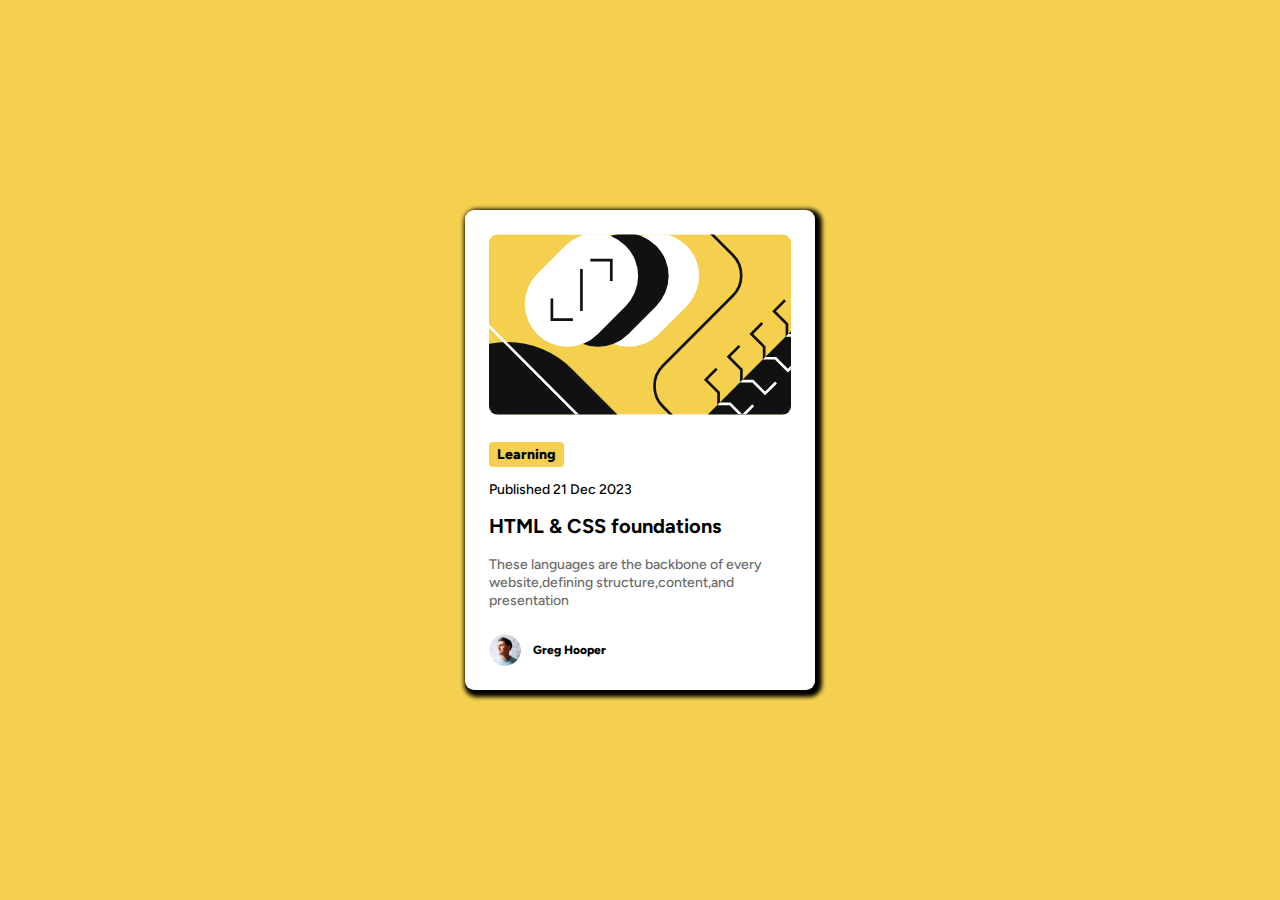
<file: Blog-preview-card/index.html>
<!DOCTYPE html>
<html lang="en">
  <head>
    <meta charset="UTF-8" />
    <meta name="viewport" content="width=device-width, initial-scale=1.0" />
    <meta
      name="description"
      content="Blog preview card challenge in Frontend Mentor"
    />
    <link rel="preconnect" href="https://fonts.gstatic.com" />
    <link
      href="https://fonts.googleapis.com/css2?family=Figtree:wght@400;500;600;800&display=swap"
      rel="stylesheet"
    />
    <link rel="shortcut icon" href="favicon.png" type="image/x-icon" />
    <link rel="stylesheet" href="style.css" />
    <title>Blog Preview Card</title>
  </head>
  <body>
    <div class="preview">
      <div class="preview__img">
        <img src="preview.svg" alt="preview image" />
      </div>
      <div class="preview__text">
        <span class="preview--tag">Learning</span>
        <p class="preview--date">Published 21 Dec 2023</p>
        <h1 class="main-heading">HTML & CSS foundations</h1>
        <p class="preview--text">
          These languages are the backbone of every website,defining
          structure,content,and presentation
        </p>
        <div class="preview__person">
          <img class="person--img" src="image-avatar.webp" alt="person image" />
          <span class="preview__person--name">Greg Hooper</span>
        </div>
      </div>
    </div>
  </body>
</html>
</file>
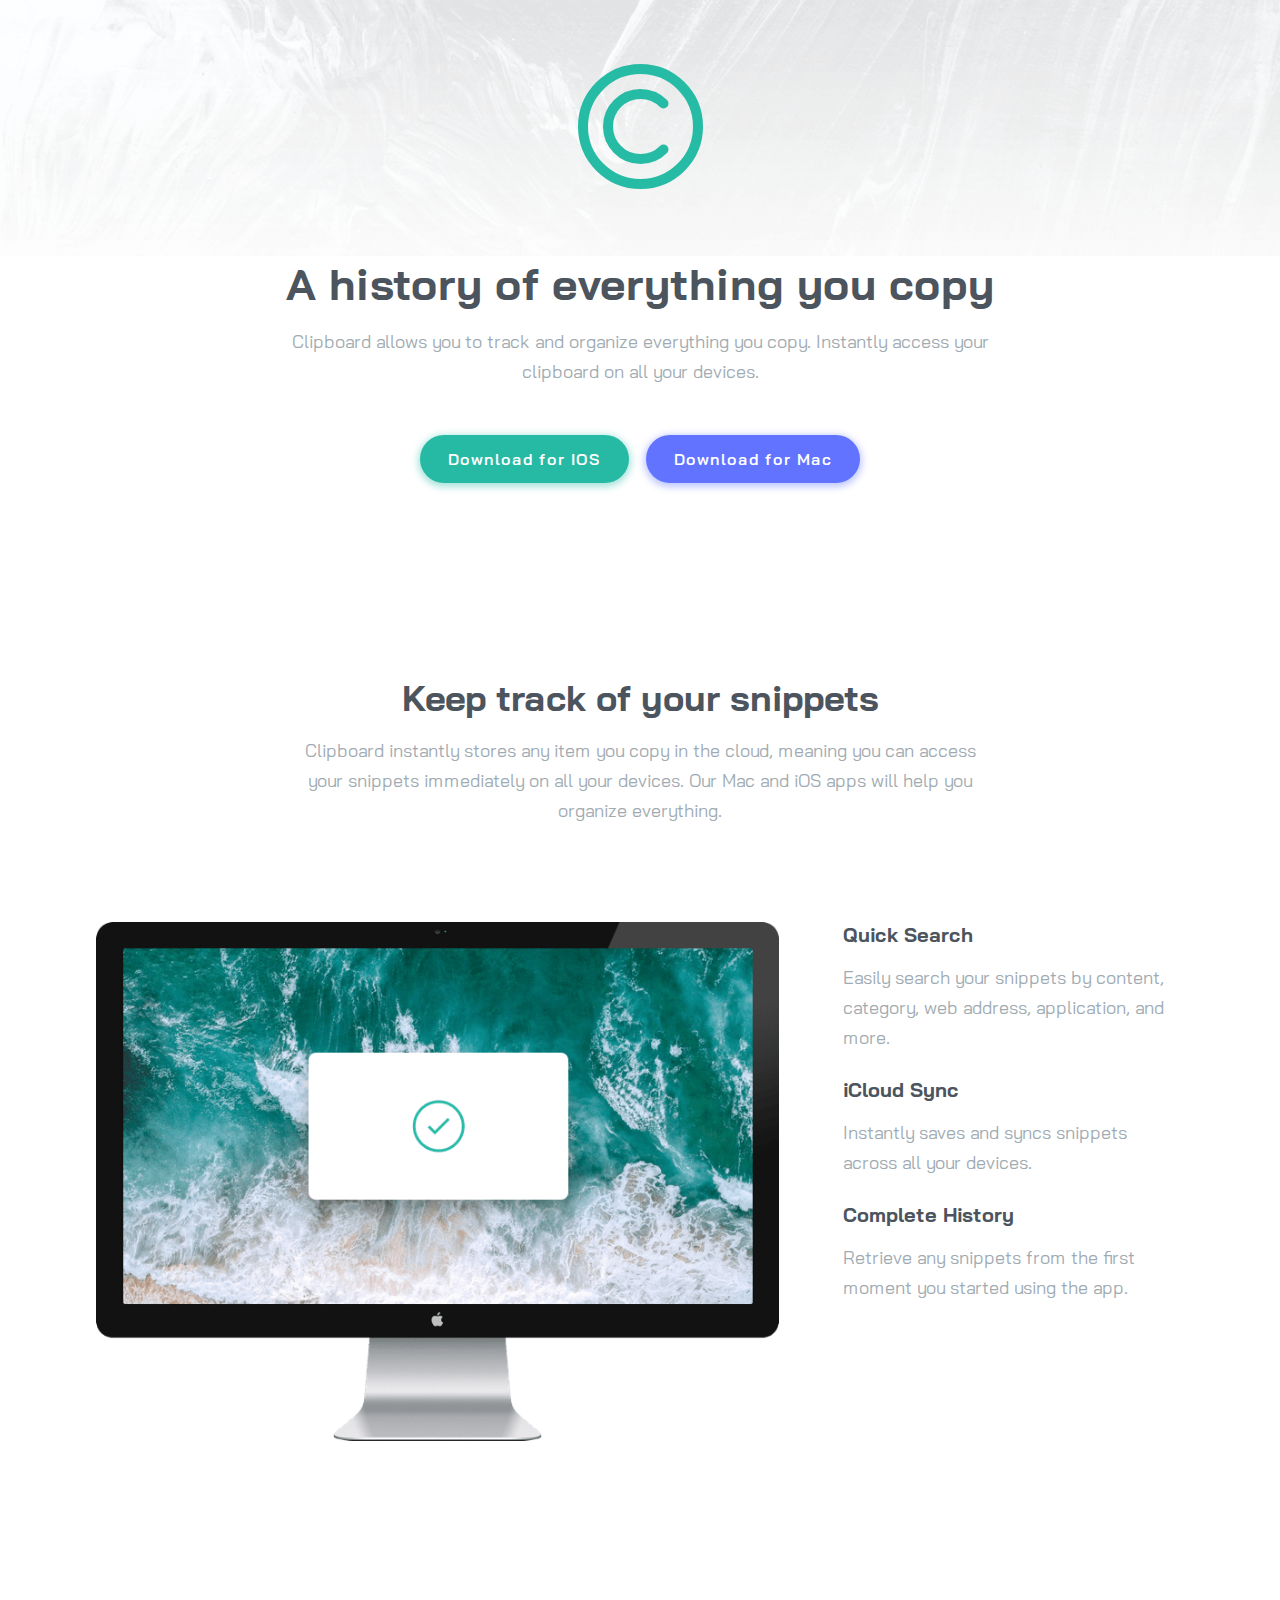
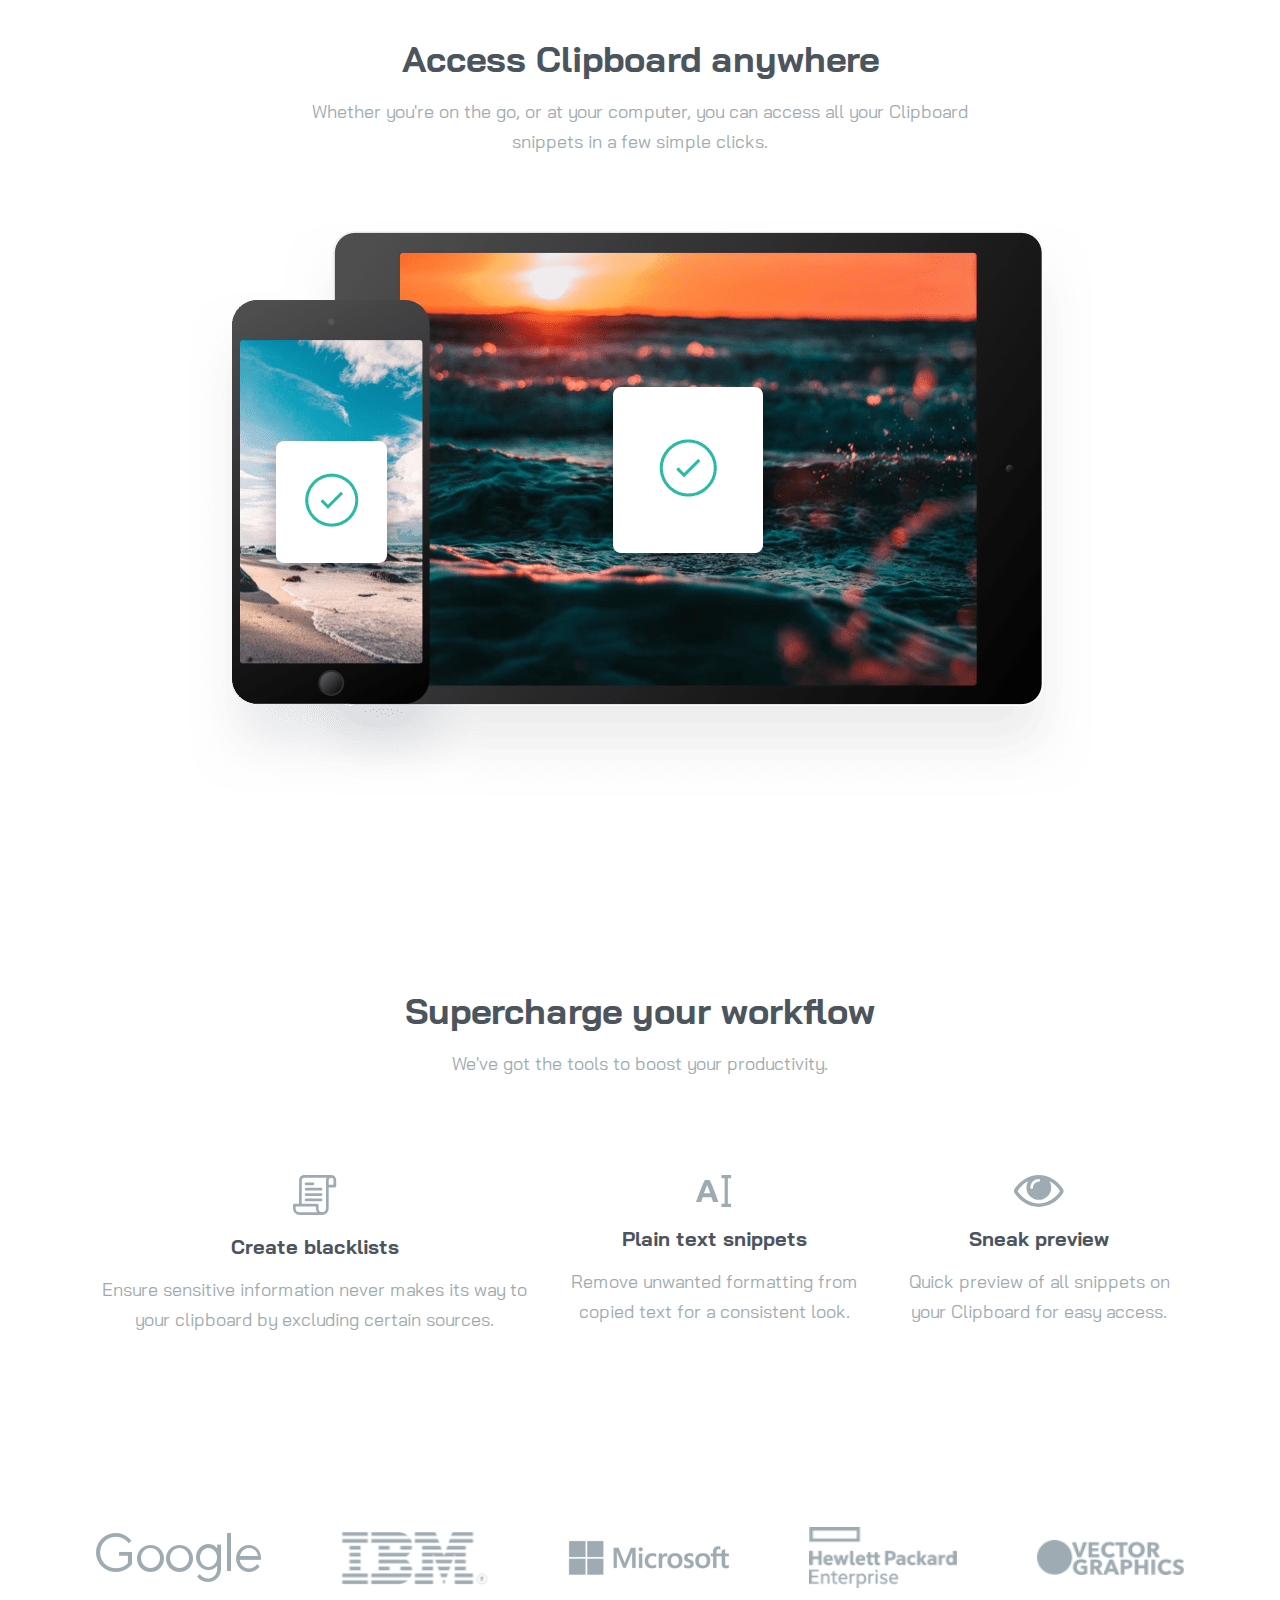
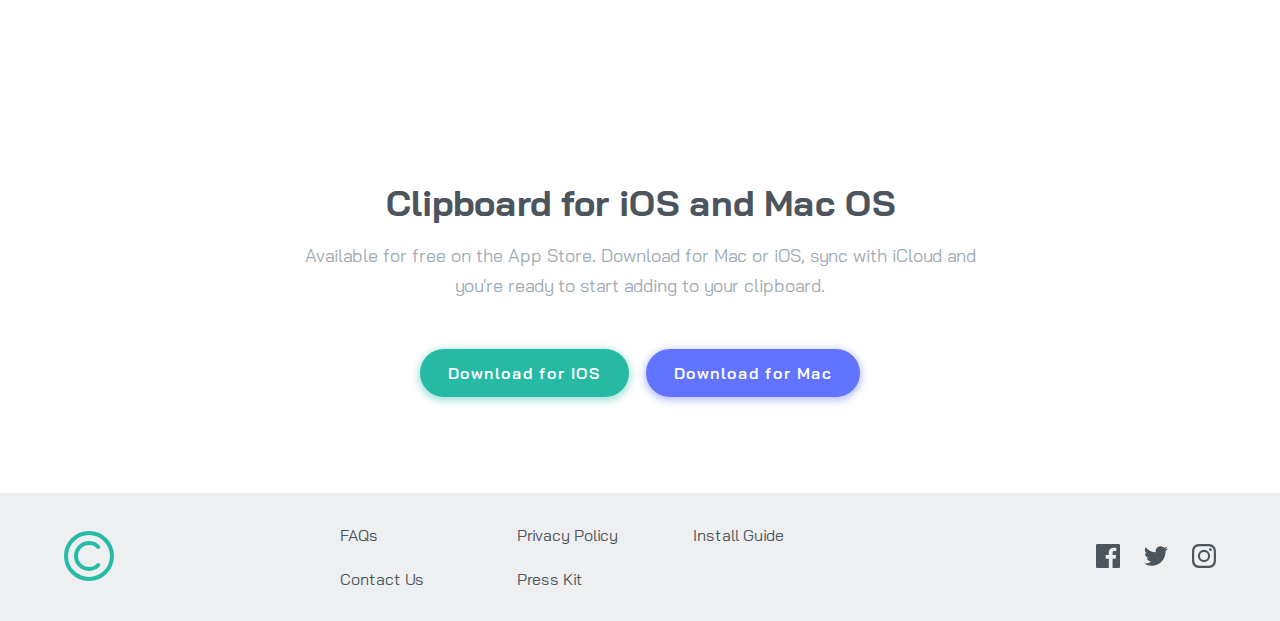
<file: Clipboard-landing-page/index.html>
<!DOCTYPE html>
<html lang="en">
  <head>
    <meta charset="UTF-8" />
    <meta name="viewport" content="width=device-width, initial-scale=1.0" />
    <meta name="description" content="Clipboard " />
    <link
      rel="shortcut icon"
      href="images/favicon-32x32.png"
      type="image/x-icon"
    />
    <link rel="preconnect" href="https://fonts.gstatic.com" />
    <link
      href="https://fonts.googleapis.com/css2?family=Bai+Jamjuree:wght@400;600;700&display=swap"
      rel="stylesheet"
    />
    <link rel="stylesheet" href="css/style.css" />
    <link rel="stylesheet" href="css/query.css" />
    <title>Clipboard Landing Page</title>
  </head>
  <body>
    <header class="header">
      <div class="header__logo">
        <a href="#">
          <img
            src="images/logo.svg"
            alt="clipboard page logo(capital c with inside circle)"
          />
        </a>
      </div>
    </header>

    <section class="section__hero contanier">
      <div class="hero__content">
        <h1 class="heading-primary">A history of everything you copy</h1>
        <p class="heading-tertiary">
          Clipboard allows you to track and organize everything you copy.
          Instantly access your clipboard on all your devices.
        </p>
      </div>
      <div class="btns">
        <button class="btn btn__cta--ios">Download for IOS</button>
        <button class="btn btn__cta--mac">Download for Mac</button>
      </div>
    </section>

    <section class="section__features">
      <div class="features__text contanier">
        <h2 class="heading-secondary">Keep track of your snippets</h2>
        <p class="heading-tertiary">
          Clipboard instantly stores any item you copy in the cloud, meaning you
          can access your snippets immediately on all your devices. Our Mac and
          iOS apps will help you organize everything.
        </p>
      </div>
      <div class="features_types sub-container">
        <div class="features__img">
          <img
            src="images/image-computer.png"
            alt="Computer device with verified mark on screen"
          />
        </div>
        <div class="features">
          <div class="feature--1">
            <h3 class="heading-third">Quick Search</h3>
            <p class="heading-tertiary">
              Easily search your snippets by content, category, web address,
              application, and more.
            </p>
          </div>
          <div class="feature--2">
            <h3 class="heading-third">iCloud Sync</h3>
            <p class="heading-tertiary">
              Instantly saves and syncs snippets across all your devices.
            </p>
          </div>
          <div class="feature--3">
            <h3 class="heading-third">Complete History</h3>
            <p class="heading-tertiary">
              Retrieve any snippets from the first moment you started using the
              app.
            </p>
          </div>
        </div>
      </div>
    </section>
    <section class="section__access contanier">
      <div class="access__text">
        <h2 class="heading-secondary">Access Clipboard anywhere</h2>
        <p class="heading-tertiary">
          Whether you&apos;re on the go, or at your computer, you can access all
          your Clipboard snippets in a few simple clicks.
        </p>
      </div>
      <div class="access__img">
        <img
          src="images/image-devices.png"
          alt="Mobile and computer device with verified mark"
        />
      </div>
    </section>
    <section class="section__workflow">
      <div class="workflow__text contanier">
        <h2 class="heading-secondary">Supercharge your workflow</h2>
        <p class="heading-tertiary">
          We&apos;ve got the tools to boost your productivity.
        </p>
      </div>
      <div class="workflows sub-container">
        <div class="workflow">
          <div class="workflow-img">
            <img src="images/icon-blacklist.svg" alt="baclist icon" />
          </div>
          <div class="workflow-text">
            <h3 class="heading-third">Create blacklists</h3>
            <p class="heading-tertiary">
              Ensure sensitive information never makes its way to your clipboard
              by excluding certain sources.
            </p>
          </div>
        </div>
        <div class="workflow">
          <div class="workflow-img">
            <img src="images/icon-text.svg" alt="text icon" />
          </div>
          <div class="workflow-text">
            <h3 class="heading-third">Plain text snippets</h3>
            <p class="heading-tertiary">
              Remove unwanted formatting from copied text for a consistent look.
            </p>
          </div>
        </div>
        <div class="workflow">
          <div class="workflow-img">
            <img src="images/icon-preview.svg" alt="preview icon" />
          </div>
          <div class="workflow-text">
            <h3 class="heading-third">Sneak preview</h3>
            <p class="heading-tertiary">
              Quick preview of all snippets on your Clipboard for easy access.
            </p>
          </div>
        </div>
      </div>
    </section>
    <section class="section__logos sub-container">
      <img src="images/logo-google.png" alt="Google logo" />
      <img src="images/logo-ibm.png" alt="IBM logo" />
      <img src="images/logo-microsoft.png" alt="Microsoft logo" />
      <img src="images/logo-hp.png" alt="HP logo" />
      <img src="images/logo-vector-graphics.png" alt="Vector graphics logo" />
    </section>
    <section class="section__cta contanier">
      <div class="hero__content">
        <h1 class="heading-secondary">Clipboard for iOS and Mac OS</h1>
        <p class="heading-tertiary">
          Available for free on the App Store. Download for Mac or iOS, sync
          with iCloud and you&apos;re ready to start adding to your clipboard.
        </p>
      </div>
      <div class="btns">
        <button class="btn btn__cta--ios">Download for IOS</button>
        <button class="btn btn__cta--mac">Download for Mac</button>
      </div>
    </section>
  </body>
  <footer class="footer">
    <div class="footer__content sub-container">
      <div class="footer__logo">
        <a href="#">
          <img src="images/logo.svg" alt="clipboard logo" />
        </a>
      </div>
      <div class="footer__text">
        <ul class="list__text">
          <li class="text-item"><a class="link" href="#">FAQs</a></li>
          <li class="text-item">
            <a class="link" class="link" href="#">Privacy Policy</a>
          </li>
          <li class="text-item"><a class="link" href="#">Install Guide</a></li>
          <li class="text-item"><a class="link" href="#">Contact Us</a></li>
          <li class="text-item"><a class="link" href="#">Press Kit</a></li>
        </ul>
      </div>
      <div class="footer__links">
        <ul class="list__links">
          <li>
            <a class="link" href="#"
              ><img src="images/icon-facebook.svg" alt="facebook logo"
            /></a>
          </li>
          <li>
            <a class="link" href="#"
              ><img src="images/icon-twitter.svg" alt="Twitter logo"
            /></a>
          </li>
          <li>
            <a class="link" href="#"
              ><img src="images/icon-instagram.svg" alt="Instagram logo"
            /></a>
          </li>
        </ul>
      </div>
    </div>
  </footer>
</html>
</file>
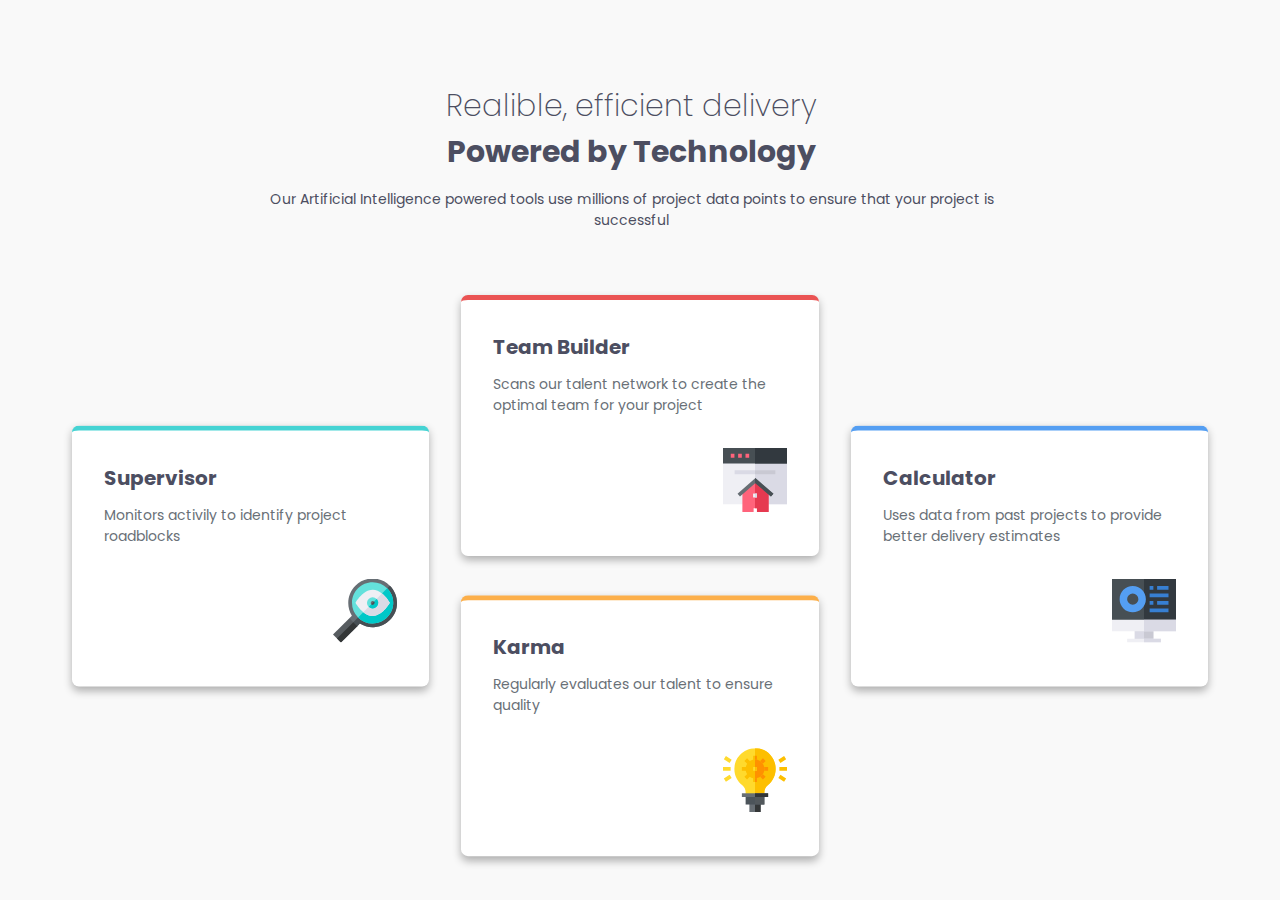
<file: Four-card-feature/index.htm>
<!DOCTYPE html>
<html lang="en">
  <head>
    <meta charset="UTF-8" />
    <meta name="viewport" content="width=device-width, initial-scale=1.0" />
    <meta
      name="description"
      content="Four card feature section solution of challenge in Frontend Mentor"
    />
    <link rel="preconnect" href="https://fonts.gstatic.com" />
    <link
      href="https://fonts.googleapis.com/css2?family=Poppins:wght@200;400;600&display=swap"
      rel="stylesheet"
    />
    <link rel="stylesheet" href="css/style.css" />
    <link rel="stylesheet" href="css/query.css" />
    <link
      rel="shortcut icon"
      href="images/favicon-32x32.png"
      type="image/x-icon"
    />
    <title>Four Card Feature</title>
  </head>
  <body>
    <section class="section__four-card-feature">
      <div class="section__text-box">
        <h1 class="heading-primary heading-primary--unbold">
          Realible, efficient delivery
        </h1>
        <h1 class="heading-primary">Powered by Technology</h1>
        <p class="section__text-description">
          Our Artificial Intelligence powered tools use millions of project data
          points to ensure that your project is successful
        </p>
      </div>
      <div class="section__feature section__feature--1">
        <h2 class="heading-secondary">Supervisor</h2>
        <h3 class="heading-tertiary">
          Monitors activily to identify project roadblocks
        </h3>
        <img src="images/icon-supervisor.svg" alt="Search icon" class="icon" />
      </div>
      <div></div>
      <div class="section__feature section__feature--2">
        <h2 class="heading-secondary">Team Builder</h2>
        <h3 class="heading-tertiary">
          Scans our talent network to create the optimal team for your project
        </h3>
        <img
          src="images/icon-team-builder.svg"
          alt="Search icon"
          class="icon"
        />
      </div>
      <div></div>

      <div class="section__feature section__feature--3">
        <h2 class="heading-secondary">Karma</h2>
        <h3 class="heading-tertiary">
          Regularly evaluates our talent to ensure quality
        </h3>
        <img src="images/icon-karma.svg" alt="Search icon" class="icon" />
      </div>
      <div></div>

      <div class="section__feature section__feature--4">
        <h2 class="heading-secondary">Calculator</h2>
        <h3 class="heading-tertiary">
          Uses data from past projects to provide better delivery estimates
        </h3>
        <img src="images/icon-calculator.svg" alt="Search icon" class="icon" />
      </div>
    </section>
  </body>
</html>
</file>
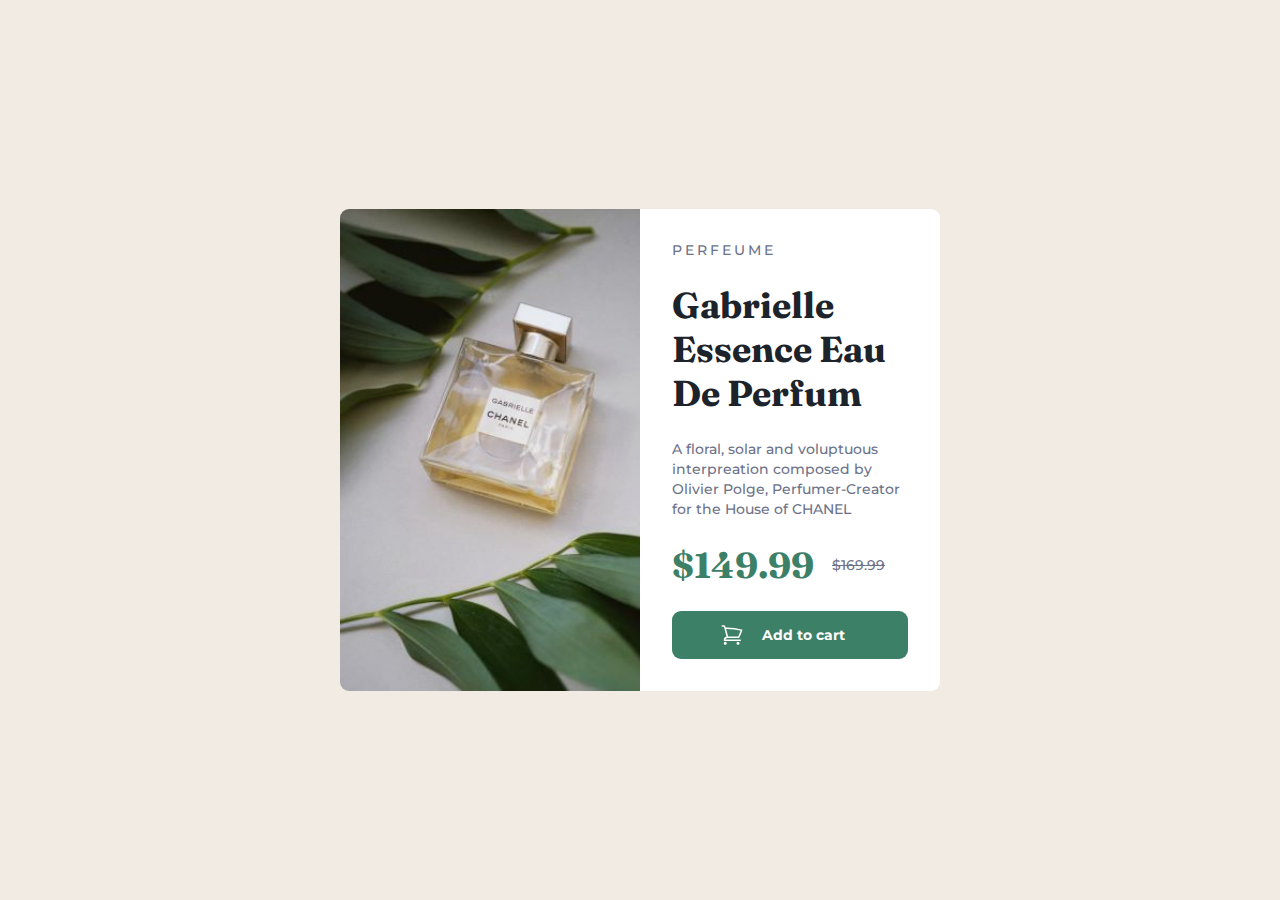
<file: Product-preview-card/index.html>
<!DOCTYPE html>
<html lang="en">
  <head>
    <meta charset="UTF-8" />
    <meta name="viewport" content="width=device-width, initial-scale=1.0" />
    <meta
      name="description"
      content="Product preview card solution of challenge #5 in Frontend Mentor"
    />
    <link rel="preconnect" href="https://fonts.gstatic.com" />
    <link
      href="https://fonts.googleapis.com/css2?family=Montserrat:wght@500;600;700&display=swap"
      rel="stylesheet"
    />
    <link rel="preconnect" href="https://fonts.gstatic.com" />
    <link
      href="https://fonts.googleapis.com/css2?family=Fraunces:wght@500;600;700&display=swap"
      rel="stylesheet"
    />
    <link rel="stylesheet" href="css/style.css" />
    <link rel="stylesheet" href="css/query.css" />
    <link
      rel="shortcut icon"
      href="images/favicon-32x32.png"
      type="image/x-icon"
    />
    <title>Product Preview Card</title>
  </head>
  <body>
    <div class="product-preview-card">
      <div
        class="product__img"
        aria-label="Gabrielle essence perfum photo"
        role="img"
      ></div>
      <div class="product__text">
        <p class="product__type">Perfeume</p>
        <h1 class="product__name">Gabrielle Essence Eau De Perfum</h1>
        <p class="product__description">
          A floral, solar and voluptuous interpreation composed by Olivier
          Polge, Perfumer-Creator for the House of CHANEL
        </p>
        <div class="product__price">
          <p class="current--price">$149.99</p>
          <del class="old--price">$169.99</del>
        </div>
        <button class="btn__cart">
          <svg
            xmlns="http://www.w3.org/2000/svg"
            fill="none"
            viewBox="0 0 24 24"
            stroke-width="1.5"
            stroke="currentColor"
            class="icon-cart"
          >
            <path
              stroke-linecap="round"
              stroke-linejoin="round"
              d="M2.25 3h1.386c.51 0 .955.343 1.087.835l.383 1.437M7.5 14.25a3 3 0 0 0-3 3h15.75m-12.75-3h11.218c1.121-2.3 2.1-4.684 2.924-7.138a60.114 60.114 0 0 0-16.536-1.84M7.5 14.25 5.106 5.272M6 20.25a.75.75 0 1 1-1.5 0 .75.75 0 0 1 1.5 0Zm12.75 0a.75.75 0 1 1-1.5 0 .75.75 0 0 1 1.5 0Z"
            />
          </svg>
          <span>Add to cart</span>
        </button>
      </div>
    </div>
  </body>
</html>
</file>
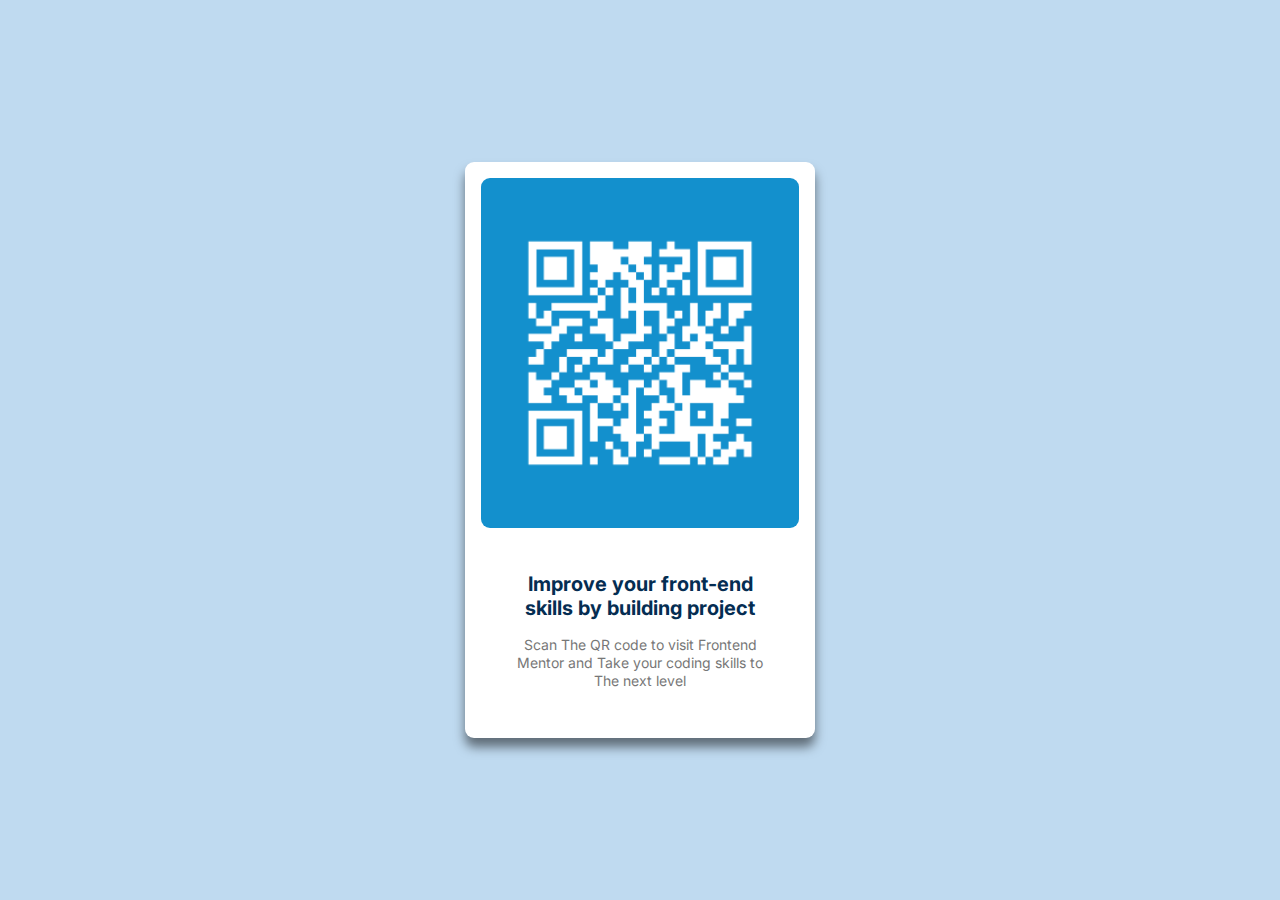
<file: QR-code-component/index.html>
<!DOCTYPE html>
<html lang="en">
  <head>
    <meta charset="UTF-8" />
    <meta name="viewport" content="width=device-width, initial-scale=1.0" />
    <meta
      name="description"
      content="QR-code solution for challenge  in frontend mentor"
    />
    <title>QR Code Component</title>
    <link rel="preconnect" href="https://fonts.gstatic.com" />
    <link
      href="https://fonts.googleapis.com/css2?family=Inter:wght@400;500;600;700&display=swap"
      rel="stylesheet"
    />
    <link rel="stylesheet" href="style.css" />
    <link rel="shortcut icon" href="favicon.png" type="image/x-icon" />
  </head>
  <body>
    <div class="qr-container">
      <dic class="img-qr-code">
        <img src="qr-code.png" alt="QR-code image" />
      </dic>
      <div class="qr-text">
        <p class="main-text">
          Improve your front-end skills by building project
        </p>
        <p class="secondary-text">
          Scan The QR code to visit Frontend Mentor and Take your coding skills
          to The next level
        </p>
      </div>
    </div>
  </body>
</html>
</file>
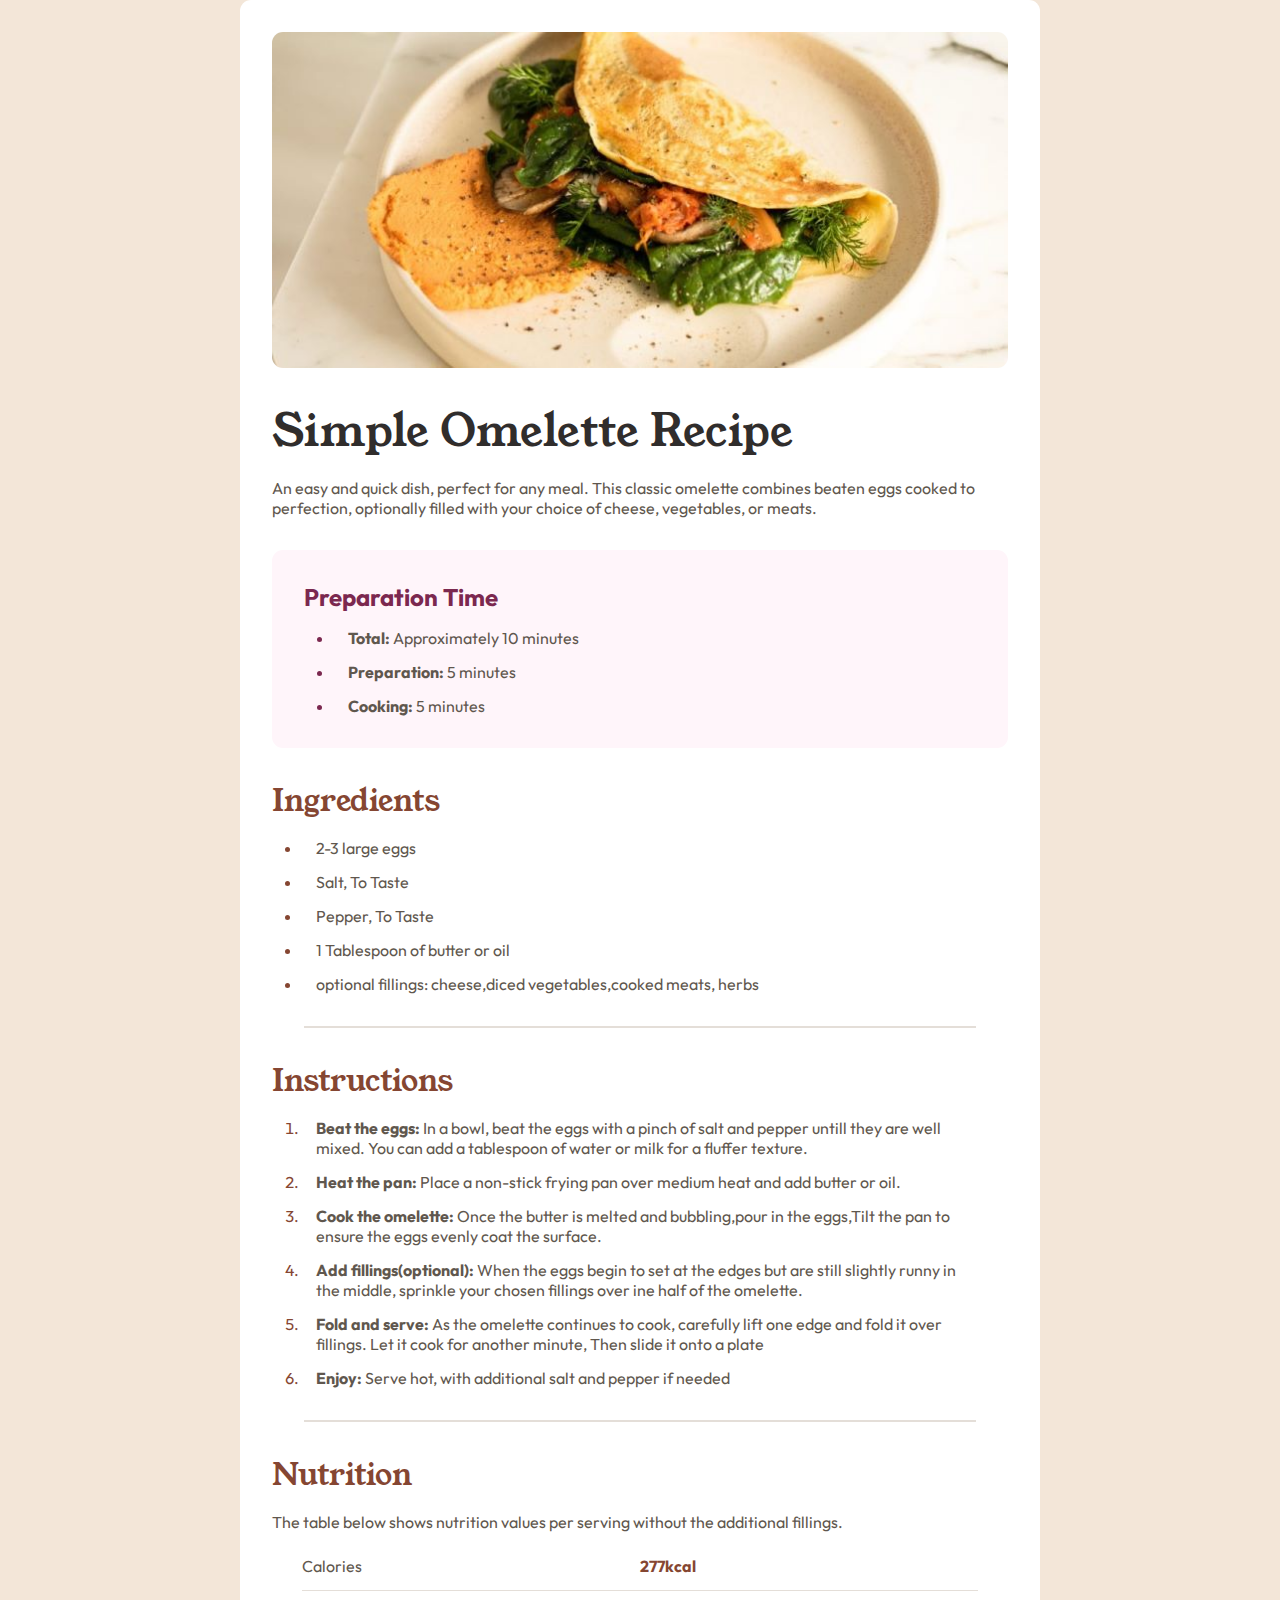
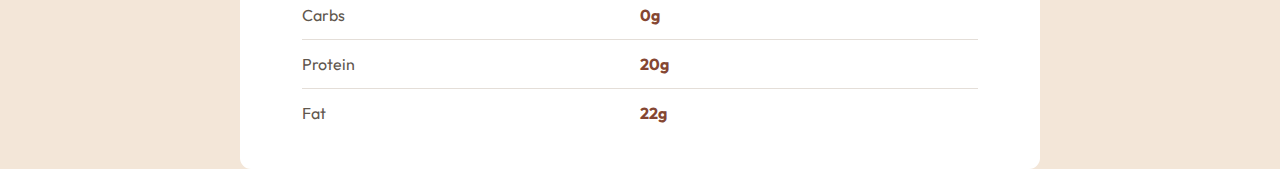
<file: Recipe-page/index.html>
<!DOCTYPE html>
<html lang="en">
  <head>
    <meta charset="UTF-8" />
    <meta name="viewport" content="width=device-width, initial-scale=1.0" />
    <meta
      name="description"
      content="Recipe Page solution of challenge #4 in Frontend Mentor"
    />
    <link
      rel="shortcut icon"
      href="images/favicon-32x32.png"
      type="image/x-icon"
    />
    <link rel="preconnect" href="https://fonts.gstatic.com" />
    <link
      href="https://fonts.googleapis.com/css2?family=Young+Serif:wght@400;500;600;700&display=swap"
      rel="stylesheet"
    />
    <link rel="preconnect" href="https://fonts.gstatic.com" />
    <link
      href="https://fonts.googleapis.com/css2?family=Outfit:wght@400;500;600;700&display=swap"
      rel="stylesheet"
    />
    <link rel="stylesheet" href="css/style.css" />
    <link rel="stylesheet" href="css/query.css" />
    <title>Recipe Page</title>
  </head>
  <body>
    <div class="recipe">
      <section class="section--main">
        <div class="recipe__img">
          <img src="images/image-omelette.jpg" alt="Plate of omelette" />
        </div>
        <h2 class="heading-primary">Simple Omelette Recipe</h2>
        <p class="recipe__description">
          An easy and quick dish, perfect for any meal. This classic omelette
          combines beaten eggs cooked to perfection, optionally filled with your
          choice of cheese, vegetables, or meats.
        </p>
        <div class="preparation--time">
          <h3 class="heading-tertiary">Preparation Time</h3>
          <ul class="list list__time">
            <li class="item item__time">
              <strong>Total:</strong> Approximately 10 minutes
            </li>
            <li class="item item__time">
              <strong>Preparation:</strong> 5 minutes
            </li>
            <li class="item item__time"><strong>Cooking:</strong> 5 minutes</li>
          </ul>
        </div>
      </section>
      <section class="section--ingredients">
        <h2 class="heading-secondary">Ingredients</h2>
        <ul class="list list__ingredients">
          <li class="item item__ingredient">2-3 large eggs</li>
          <li class="item item__ingredient">Salt, To Taste</li>
          <li class="item item__ingredient">Pepper, To Taste</li>
          <li class="item item__ingredient">1 Tablespoon of butter or oil</li>
          <li class="item item__ingredient">
            optional fillings: cheese,diced vegetables,cooked meats, herbs
          </li>
        </ul>
      </section>
      <hr />
      <section class="section--instructions">
        <h2 class="heading-secondary">Instructions</h2>
        <ol class="list list__instructions">
          <li class="item item__instruction">
            <strong>Beat the eggs: </strong>In a bowl, beat the eggs with a
            pinch of salt and pepper untill they are well mixed. You can add a
            tablespoon of water or milk for a fluffer texture.
          </li>
          <li class="item item__instruction">
            <strong>Heat the pan: </strong>Place a non-stick frying pan over
            medium heat and add butter or oil.
          </li>
          <li class="item item__instruction">
            <strong>Cook the omelette: </strong> Once the butter is melted and
            bubbling,pour in the eggs,Tilt the pan to ensure the eggs evenly
            coat the surface.
          </li>
          <li class="item item__instruction">
            <strong>Add fillings(optional): </strong>When the eggs begin to set
            at the edges but are still slightly runny in the middle, sprinkle
            your chosen fillings over ine half of the omelette.
          </li>
          <li class="item item__instruction">
            <strong>Fold and serve: </strong>As the omelette continues to cook,
            carefully lift one edge and fold it over fillings. Let it cook for
            another minute, Then slide it onto a plate
          </li>
          <li class="item item__instruction">
            <strong>Enjoy: </strong>Serve hot, with additional salt and pepper
            if needed
          </li>
        </ol>
      </section>
      <hr />
      <section class="section--nutrition">
        <h2 class="heading-secondary">Nutrition</h2>
        <p class="table__title">
          The table below shows nutrition values per serving without the
          additional fillings.
        </p>
        <div class="nutrition__table">
          <div class="nutrition__row">
            <span class="nutrition__title">Calories</span>
            <span class="nutrition__value">277kcal</span>
          </div>
          <div class="nutrition__row">
            <span class="nutrition__title">Carbs</span>
            <span class="nutrition__value">0g</span>
          </div>
          <div class="nutrition__row">
            <span class="nutrition__title">Protein</span>
            <span class="nutrition__value">20g</span>
          </div>
          <div class="nutrition__row">
            <span class="nutrition__title">Fat</span>
            <span class="nutrition__value">22g</span>
          </div>
        </div>
      </section>
    </div>
  </body>
</html>
</file>
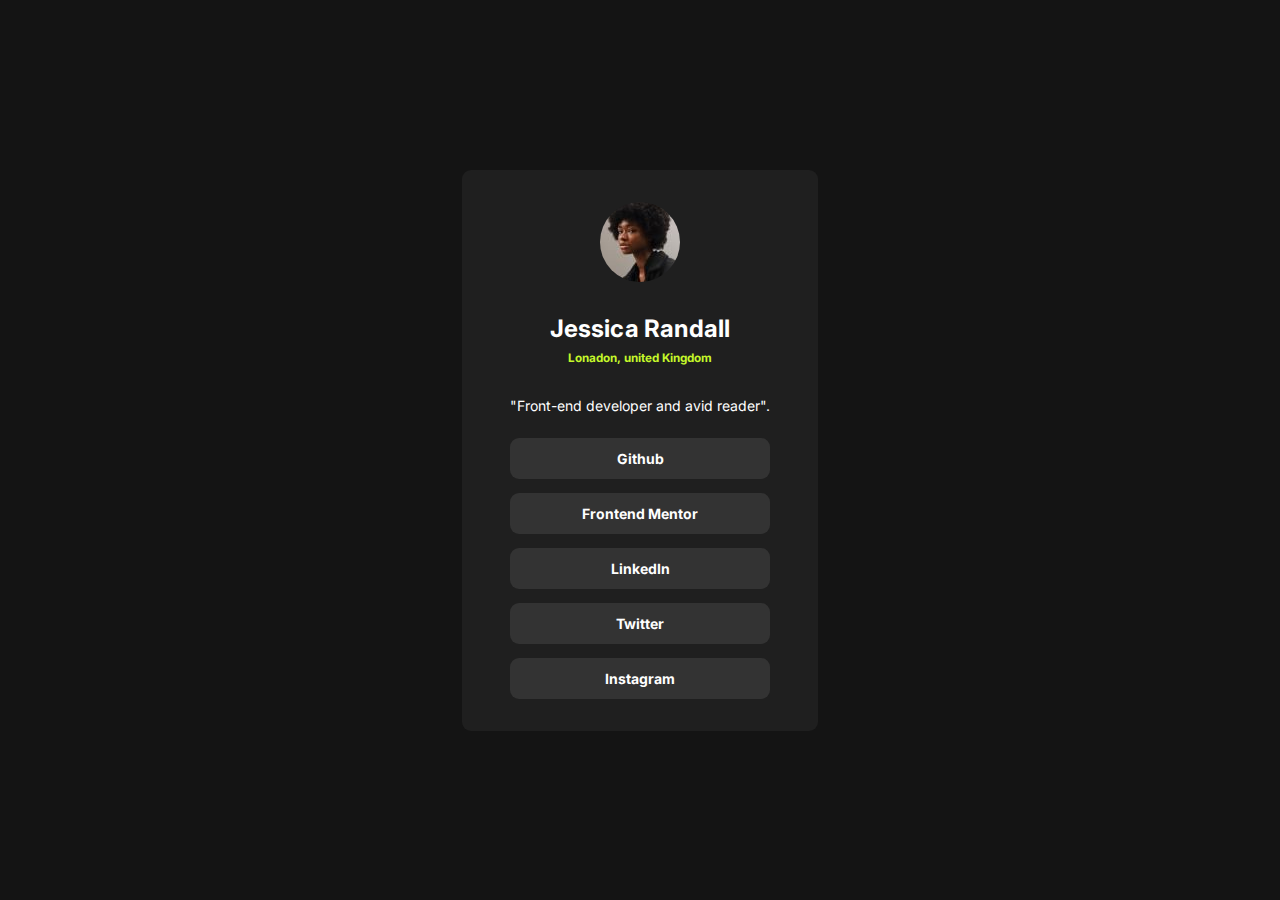
<file: Social-link-profile/index.html>
<!DOCTYPE html>
<html lang="en">
  <head>
    <meta charset="UTF-8" />
    <meta name="viewport" content="width=device-width, initial-scale=1.0" />
    <meta
      name="description"
      content="Social links profile challenge #3 in Frontend Mentor"
    />
    <link rel="preconnect" href="https://fonts.gstatic.com" />
    <link
      href="https://fonts.googleapis.com/css2?family=Inter:wght@400;500;600;700&display=swap"
      rel="stylesheet"
    />
    <link rel="stylesheet" href="style.css" />
    <title>Social Links Profile</title>
  </head>
  <body>
    <div class="social-links-profile">
      <div class="profile__img">
        <img src="avatar-jessica.jpg" alt="jessica profile picture" />
      </div>
      <h2 class="main-heading">Jessica Randall</h2>
      <h3 class="heading-tertiary">Lonadon, united Kingdom</h3>
      <blockquote class="profile__title">
        "Front-end developer and avid reader".
      </blockquote>
      <ul class="links__list">
        <li class="link__item"><a href="#" class="link">Github</a></li>
        <li class="link__item"><a href="#" class="link">Frontend Mentor</a></li>
        <li class="link__item"><a href="#" class="link">LinkedIn</a></li>
        <li class="link__item"><a href="#" class="link">Twitter</a></li>
        <li class="link__item"><a href="#" class="link">Instagram</a></li>
      </ul>
    </div>
  </body>
</html>
</file>
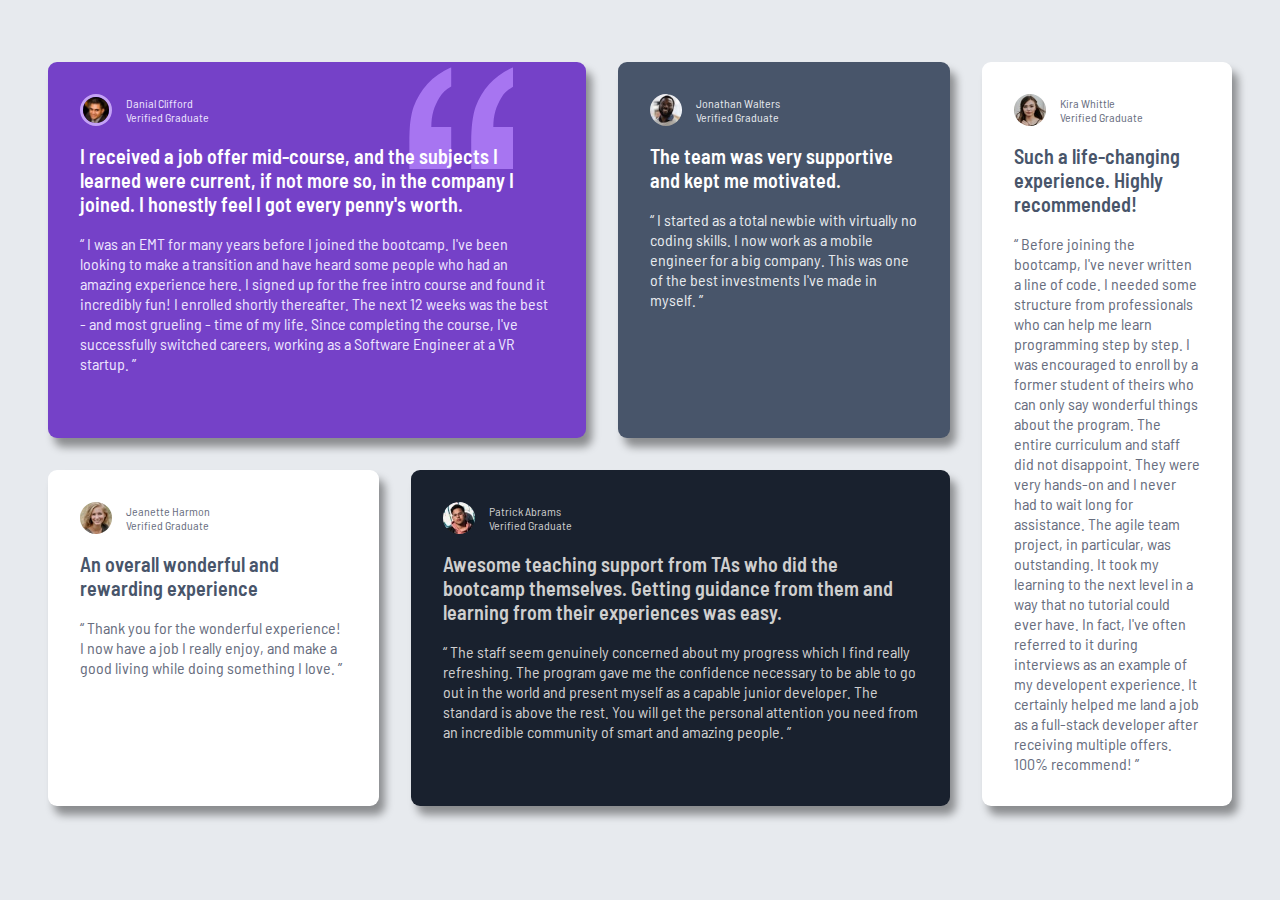
<file: Testimonials-grid/index.html>
<!DOCTYPE html>
<html lang="en">
  <head>
    <meta charset="UTF-8" />
    <meta name="viewport" content="width=device-width, initial-scale=1.0" />
    <meta
      name="description"
      content="Testimonials grid section solution of challenge in Frontend Mentor"
    />
    <link rel="preconnect" href="https://fonts.gstatic.com" />
    <link
      href="https://fonts.googleapis.com/css2?family=Barlow+Semi+Condensed:wght@500;600;700&display=swap"
      rel="stylesheet"
    />
    <link rel="stylesheet" href="css/style.css" />
    <link rel="stylesheet" href="css/query.css" />
    <link
      rel="shortcut icon"
      href="images/favicon-32x32.png"
      type="image/x-icon"
    />
    <title>Testimonials Grid Section</title>
  </head>
  <body>
    <section class="testimonials">
      <div class="testimonial testimonial--1">
        <div class="testimonial__content">
          <div class="testimonal__icon">
            <img src="images/bg-pattern-quotation.svg" alt="" />
          </div>
          <div class="testimonal__img testimonal__img--1">
            <img src="images/image-daniel.jpg" alt="Danial clifford photo" />
            <div class="testimonial__person">
              <p class="testimonial__person--name">Danial Clifford</p>
              <p class="testimonial__person--title">Verified Graduate</p>
            </div>
          </div>
          <h2 class="testimonial__text">
            I received a job offer mid-course, and the subjects I learned were
            current, if not more so, in the company I joined. I honestly feel I
            got every penny&apos;s worth.
          </h2>
          <blockquote class="testimonial__description">
            “ I was an EMT for many years before I joined the bootcamp.
            I&apos;ve been looking to make a transition and have heard some
            people who had an amazing experience here. I signed up for the free
            intro course and found it incredibly fun! I enrolled shortly
            thereafter. The next 12 weeks was the best - and most grueling -
            time of my life. Since completing the course, I&apos;ve successfully
            switched careers, working as a Software Engineer at a VR startup. ”
          </blockquote>
        </div>
      </div>
      <div class="testimonial testimonial--2">
        <div class="testimonial__content">
          <div class="testimonal__img">
            <img src="images/image-jonathan.jpg" alt="Jonathan Walters photo" />
            <div class="testimonial__person">
              <p class="testimonial__person--name">Jonathan Walters</p>
              <p class="testimonial__person--title">Verified Graduate</p>
            </div>
          </div>
          <h2 class="testimonial__text">
            The team was very supportive and kept me motivated.
          </h2>
          <blockquote class="testimonial__description">
            “ I started as a total newbie with virtually no coding skills. I now
            work as a mobile engineer for a big company. This was one of the
            best investments I&apos;ve made in myself. ”
          </blockquote>
        </div>
      </div>
      <div class="testimonial testimonial--3">
        <div class="testimonial__content">
          <div class="testimonal__img">
            <img src="images/image-jeanette.jpg" alt=" Jeanette Harmon photo" />
            <div class="testimonial__person">
              <p class="testimonial__person--name">Jeanette Harmon</p>
              <p class="testimonial__person--title">Verified Graduate</p>
            </div>
          </div>
          <h2 class="testimonial__text">
            An overall wonderful and rewarding experience
          </h2>
          <blockquote class="testimonial__description">
            “ Thank you for the wonderful experience! I now have a job I really
            enjoy, and make a good living while doing something I love. ”
          </blockquote>
        </div>
      </div>
      <div class="testimonial testimonial--4">
        <div class="testimonial__content">
          <div class="testimonal__img testimonal__img--5">
            <img src="images/image-patrick.jpg" alt=" Patrick Abrams photo" />
            <div class="testimonial__person">
              <p class="testimonial__person--name">Patrick Abrams</p>
              <p class="testimonial__person--title">Verified Graduate</p>
            </div>
          </div>
          <h2 class="testimonial__text">
            Awesome teaching support from TAs who did the bootcamp themselves.
            Getting guidance from them and learning from their experiences was
            easy.
          </h2>
          <blockquote class="testimonial__description">
            “ The staff seem genuinely concerned about my progress which I find
            really refreshing. The program gave me the confidence necessary to
            be able to go out in the world and present myself as a capable
            junior developer. The standard is above the rest. You will get the
            personal attention you need from an incredible community of smart
            and amazing people. ”
          </blockquote>
        </div>
      </div>
      <div class="testimonial testimonial--5">
        <div class="testimonial__content">
          <div class="testimonal__img">
            <img src="images/image-kira.jpg" alt=" Kira Whittle photo" />
            <div class="testimonial__person">
              <p class="testimonial__person--name">Kira Whittle</p>
              <p class="testimonial__person--title">Verified Graduate</p>
            </div>
          </div>
          <h2 class="testimonial__text">
            Such a life-changing experience. Highly recommended!
          </h2>
          <blockquote class="testimonial__description">
            “ Before joining the bootcamp, I&apos;ve never written a line of
            code. I needed some structure from professionals who can help me
            learn programming step by step. I was encouraged to enroll by a
            former student of theirs who can only say wonderful things about the
            program. The entire curriculum and staff did not disappoint. They
            were very hands-on and I never had to wait long for assistance. The
            agile team project, in particular, was outstanding. It took my
            learning to the next level in a way that no tutorial could ever
            have. In fact, I&apos;ve often referred to it during interviews as
            an example of my developent experience. It certainly helped me land
            a job as a full-stack developer after receiving multiple offers.
            100% recommend! ”
          </blockquote>
        </div>
      </div>
    </section>
  </body>
</html>
</file>
<file: Blog-preview-card/style.css>
/*
--- 01 TYPOGRAPHY SYSTEM

--- Font sizes (px)
10 / 12 / 14 / 16 / 18 / 20 / 24 / 30 / 36 / 44 / 52 / 62 / 74 / 86 / 98

--- Spacing system (px)
2 / 4 / 8 / 12 / 16 / 24 / 32 / 48 / 64 / 80 / 96 / 128
 
*/

html {
  /* 1rem = 10px */
  font-size: 62.5%;
}

* {
  margin: 0;
  padding: 0;
  box-sizing: border-box;
}

body {
  font-family: "Figtree", sans-serif;
  font-weight: 500;
  display: flex;
  justify-content: center;
  align-items: center;
  background-color: #f4d04eff;
  min-height: 100vh;
}
.preview {
  max-width: 35rem;
  display: flex;
  flex-direction: column;
  align-items: center;
  gap: 2.4rem;
  padding: 2.4rem;
  background-color: #fff;
  border-radius: 9px;
  box-shadow: 3px 3px 4px 4px;
}
.preview__img img {
  width: 100%;
  border-radius: 9px;
}

.preview--tag {
  display: inline-block;
  font-size: 1.4rem;
  font-weight: 800;
  background-color: #f4d04eff;
  color: #000;
  padding: 0.4rem 0.8rem;
  border-radius: 0.4rem;
  margin-bottom: 1.4rem;
}
.preview--date {
  font-size: 1.4rem;
  color: #000;
  margin-bottom: 1.6rem;
}
.main-heading {
  margin-bottom: 1.8rem;
}
.preview--text {
  font-size: 1.4rem;
  line-height: 1.8rem;
  color: #6b6b6bff;
  margin-bottom: 2.4rem;
}
.preview__person {
  display: flex;
  align-items: center;
  gap: 1.2rem;
}
.preview__person img {
  width: 3.2rem;
  height: 3.2rem;
  border-radius: 50%;
}
.preview__person--name {
  color: #000;
  font-weight: 800;
  font-size: 1.2rem;
}
</file>
<file: Clipboard-landing-page/css/style.css>
/****************************************
************* GENERAL RULES ************* 
*****************************************/
html {
  /* 1rem = 10px */
  font-size: 62.5%;
}

* {
  margin: 0;
  padding: 0;
  box-sizing: border-box;
}

body {
  font-family: "Bai Jamjuree", sans-serif;
  font-weight: 400;
}

.contanier {
  max-width: 90rem;
  margin: 0 auto;
  padding: 9.6rem;
  text-align: center;
}
.sub-container {
  max-width: 150rem;
  margin: 0 auto;
  padding: 0 9.6rem 9.6rem 9.6rem;
}
.heading-primary {
  font-size: 4.4rem;
  color: #4c545dff;
}
.heading-secondary {
  font-size: 3.6rem;
  color: #4c545dff;
}
.heading-third {
  font-size: 2rem;
  color: #4c545dff;
}
.heading-tertiary {
  font-size: 1.8rem;
  line-height: 3rem;
  color: #9fabb2ff;
  margin-top: 1.6rem;
}

/****************************************
************* HEADER ******************** 
*****************************************/
.header {
  margin: 0 auto;
  padding: 6.4rem 9.6rem;
  background-image: url(../images/bg-header-desktop.png);
  background-size: cover;
  text-align: center;
}

/****************************************
************* HERO SECTION ************** 
*****************************************/
.section__hero {
  padding-top: 0;
}

.hero__content {
  margin-bottom: 4.8rem;
}

.btn {
  border: none;
  font-size: 1.6rem;
  font-weight: 600;
  font-family: inherit;
  letter-spacing: 0.1rem;
  padding: 1.4rem 2.8rem;
  border-radius: 27px;
  color: #fff;
  transition: all 0.3s;
  cursor: pointer;
}
.btn__cta--ios {
  background-color: #26baa4ff;
  box-shadow: 0 0.2rem 0.7rem 0.2rem rgb(38, 186, 164, 0.4);
}
.btn__cta--mac {
  margin-left: 1.4rem;
  background-color: #6173ffff;
  box-shadow: 0 0.2rem 0.7rem 0.2rem rgb(97, 115, 255, 0.4);
}
.btn__cta--ios:hover {
  background-color: rgb(20, 155, 135);
}
.btn__cta--mac:hover {
  background-color: rgb(81, 95, 198);
}

/****************************************
************* FEATURES SECTION **********  
*****************************************/
.features__img img {
  width: 100%;
}

.features_types {
  display: grid;
  grid-template-columns: 2fr 1fr;
  column-gap: 6.4rem;
}
.features {
  display: flex;
  flex-direction: column;
  text-align: start;
  gap: 2.4rem;
}

/****************************************
************* ACCESS SECTION ************  
*****************************************/
.access__img {
  margin-top: 6.4rem;
  display: flex;
  justify-content: center;
}

/****************************************
************* WORKFLOW SECTION **********  
*****************************************/
.workflows {
  display: flex;
  gap: 2.4rem;
  justify-content: space-around;
}
.workflow {
  text-align: center;
  display: flex;
  flex-direction: column;
  align-items: center;
  gap: 1.6rem;
}

/****************************************
************* LOGOS SECTION ************* 
*****************************************/
.section__logos {
  display: flex;
  justify-content: center;
  align-items: center;
  gap: 8rem;
  padding: 9.6rem;
}

.section__logos img {
  width: 20rem;
}
/****************************************
************* FOOTER ********************
*****************************************/
.footer {
  background-color: #edeff0;
}
.footer__content {
  padding: 3.2rem 6.4rem;
  display: grid;
  grid-template-columns: repeat(3, auto);
  align-items: center;
}
.footer__logo img {
  width: 5rem;
  height: 5rem;
}
.list__text {
  list-style: none;
  font-size: 1.6rem;
  display: grid;
  grid-template-columns: repeat(3, 1fr);
  row-gap: 2.4rem;
}
.footer__links {
  justify-self: end;
}
.list__links {
  list-style: none;
  display: flex;
  gap: 2.4rem;
  align-items: center;
}
.link:link,
.link:visited {
  text-decoration: none;
  color: #4c545dff;
}
</file>
<file: Clipboard-landing-page/css/query.css>
/* Below 1056  */
@media (max-width: 66em) {
  .section__logos {
    gap: 6.4rem;
  }
  .section__logos img {
    width: 12rem;
  }
  .access__img img {
    width: 100%;
  }
}
/* Below 860  (Tablets)*/
@media (max-width: 55em) {
  html {
    font-size: 56.25%;
  }
  .contanier {
    padding: 8rem;
  }
  .section__hero {
    padding-top: 0;
  }
  .workflows,
  .features_types {
    padding: 0 4.8rem 4.8rem 8rem;
  }
  .section__logos img {
    width: 10rem;
  }
}

/* Below 720  */
@media (max-width: 45em) {
  html {
    font-size: 50%;
  }
  .footer__content {
    padding: 3.2rem;
  }
  .section__logos img {
    width: 9rem;
  }
  .footer__logo img {
    width: 4rem;
    height: 4rem;
  }
  .workflow-img img {
    width: 80%;
  }
}

@media (max-width: 36em) {
  .heading-primary {
    font-size: 3.6rem;
  }
  .heading-secondary {
    font-size: 3rem;
  }
  .btns {
    display: flex;
    flex-direction: column;
    justify-content: center;
    align-items: center;
    gap: 2.4rem;
  }
  .btn {
    font-size: 1.8rem;
    padding: 2.4rem 1.2rem;
    width: 80%;
  }
  .features_types {
    grid-template-columns: 1fr;
    row-gap: 4.8rem;
  }
  .features {
    text-align: center;
    gap: 4.8rem;
  }
  .workflows {
    flex-direction: column;
    gap: 4.8rem;
  }
  .section__logos {
    flex-direction: column;
    gap: 9.6rem;
  }
  .section__logos img {
    width: 20rem;
  }
  .footer__content {
    grid-template-columns: auto;
    row-gap: 4.8rem;
  }
  .footer__logo {
    justify-self: center;
  }
  .list__text {
    grid-template-columns: 1fr;
    justify-self: center;
    text-align: center;
  }
  .footer__links {
    justify-self: center;
  }
  .list__links {
    gap: 4.8rem;
  }
}
</file>
<file: Four-card-feature/css/query.css>
@media (max-width: 57em) {
  .section__feature {
    padding: 2.4rem;
  }
  .icon {
    padding: 0.4rem;
  }
  .section__text-description {
    margin-bottom: 4.8rem;
  }
}
@media (max-width: 44em) {
  html {
    font-size: 50%;
  }
  .section__text-box {
    transform: translateX(0);
  }
  .section__four-card-feature {
    display: flex;
    flex-direction: column;
    gap: 2.4rem;
  }
  .section__feature {
    padding: 1.2rem auto;
    transform: translateY(0);
  }
  .section__text-description {
    font-size: 1.4rem;
  }
  .heading-secondary {
    font-size: 2.4rem;
  }
  .heading-tertiary {
    font-size: 2rem;
  }
}
</file>
<file: Product-preview-card/css/query.css>
@media (max-width: 37em) {
  .product-preview-card {
    grid-template-columns: repeat(1, 1fr);
    grid-template-rows: repeat(2, 1fr);
  }
  .product__img {
    background-image: url(../images//image-product-mobile.jpg);
    background-position: center;
    border-top-left-radius: 9px;
    border-top-right-radius: 9px;
    border-bottom-left-radius: 0px;
  }

  .product__text {
    border-top-right-radius: 0px;
    border-bottom-right-radius: 9px;
    border-bottom-left-radius: 9px;
  }

  .btn__cart {
    font-size: 2rem;
    justify-content: center;
    padding: 1.8rem 4.8rem;
  }
}
</file>
<file: QR-code-component/style.css>
/*
--- 01 TYPOGRAPHY SYSTEM

--- Font sizes (px)
10 / 12 / 14 / 16 / 18 / 20 / 24 / 30 / 36 / 44 / 52 / 62 / 74 / 86 / 98

--- Spacing system (px)
2 / 4 / 8 / 12 / 16 / 24 / 32 / 48 / 64 / 80 / 96 / 128

---   COLORS

- Primary:  #bfdaf0
- Tints:
 

- Shades: 
   #042d52

- Accents:
- Greys :
*/

html {
  /* 1rem = 10px */
  font-size: 62.5%;
}

* {
  margin: 0;
  padding: 0;
  box-sizing: border-box;
}

body {
  font-family: "Inter", sans-serif;
  background-color: #bfdaf0;
  color: #333;
  display: flex;
  justify-content: center;
  align-items: center;
  min-height: 100vh;
}
.qr-container {
  max-width: 35rem;
  display: flex;
  flex-direction: column;
  align-items: center;
  gap: 1.2rem;
  padding: 1.6rem;
  background-color: #fff;
  border-radius: 9px;
  box-shadow: 0px 9px 11px rgba(0, 0, 0, 0.5);
}
.img-qr-code {
  display: flex;
  justify-content: center;
  padding: 4.8rem 3.2rem;
  border-radius: 9px;
  background-color: #1390cd;
}
.img-qr-code img {
  width: 100%;
}
.qr-text {
  padding: 3.2rem;
  text-align: center;
}
.main-text {
  font-size: 2rem;
  color: #042d52;
  font-weight: 700;
  margin-bottom: 1.6rem;
}
.secondary-text {
  font-size: 1.4rem;
  color: #777;
  line-height: 1.8rem;
}
</file>
<file: Recipe-page/css/query.css>
@media (max-width: 24em) {
  .recipe {
    padding: 0.2rem;
  }
}
@media (max-width: 40em) {
  .recipe {
    padding: 0.4rem;
  }
}
</file>
<file: Testimonials-grid/css/query.css>
@media (max-width: 65em) {
  .testimonal__icon {
    opacity: 0;
  }
}
@media (max-width: 59em) {
  .testimonials {
    display: flex;
    flex-direction: column;
  }
  .testimonal__icon {
    opacity: 1;
  }
}
@media (max-width: 30em) {
  .testimonal__icon {
    display: none;
  }
}
</file>
<file: Four-card-feature/css/style.css>
html {
  /* 1rem = 10px */
  font-size: 62.5%;
}
/* GLOBAL RESET */
* {
  margin: 0;
  padding: 0;
  box-sizing: border-box;
}

body {
  font-family: "Poppins", sans-serif;
  display: flex;
  justify-content: center;
  align-items: center;
  min-height: 100vh;
  background-color: #f9f9f9;
  color: #4c4e61ff;
  font-weight: 400;
}
.section__four-card-feature {
  max-width: 120rem;
  display: grid;
  grid-template-columns: repeat(3, 1fr);
  column-gap: 3.2rem;
  padding: 3.2rem;
}
.section__text-box {
  text-align: center;
  grid-column: 1/3;
  justify-self: center;
  transform: translateX(25%);
}
.heading-primary {
  font-size: 3rem;
  font-weight: 700;
  margin-bottom: 1.4rem;
}
.heading-primary--unbold {
  font-weight: 200;
  margin: 0;
}
.heading-secondary {
  font-size: 2rem;
  margin-bottom: 1.2rem;
}
.heading-tertiary {
  font-size: 1.4rem;
  color: #697077ff;
  font-weight: inherit;
  margin-bottom: 3.2rem;
}
.section__text-description {
  font-size: 1.4rem;
  margin-bottom: 6.4rem;
}
.section__feature {
  display: grid;
  grid-template-columns: 1fr;
  background-color: #fff;
  padding: 3.2rem;
  border-radius: 7px;
  box-shadow: 0 4px 8px 0 rgba(0, 0, 0, 0.3);
}
.icon {
  justify-self: end;
  padding-bottom: 1.2rem;
}
.section__feature--1 {
  border-top: 5px solid #45d3d3ff;
  grid-row: 3/4;
  transform: translatey(-50%);
}
.section__feature--2 {
  border-top: 5px solid #ea5353ff;
  grid-column: 2/3;
}
.section__feature--3 {
  border-top: 5px solid #fcaf4aff;
  grid-row: 3/4;
  transform: translatey(15%);
}
.section__feature--4 {
  border-top: 5px solid #549ef2ff;
  grid-column: 3/4;
  grid-row: 3/4;
  transform: translatey(-50%);
}
</file>
<file: Product-preview-card/css/style.css>
html {
  /* 1rem = 10px */
  font-size: 62.5%;
}
/* GLOBAL RESET */
* {
  margin: 0;
  padding: 0;
  box-sizing: border-box;
}
body {
  font-family: "Montserrat", sans-serif;
  background-color: #f2ebe3ff;
  display: flex;
  justify-content: center;
  align-items: center;
  min-height: 100vh;
  font-weight: 500;
  font-size: 1.4rem;
  color: #6c7289ff;
}
.product-preview-card {
  max-width: 60rem;
  display: grid;
  grid-template-columns: repeat(2, 1fr);
}
.product__img {
  border-top-left-radius: 9px;
  border-bottom-left-radius: 9px;
  background-image: url(../images/image-product-desktop.jpg);
  background-size: cover;
}

.product__text {
  background-color: #fff;
  padding: 3.2rem;
  border-top-right-radius: 9px;
  border-bottom-right-radius: 9px;
}
.product__type {
  text-transform: uppercase;
  letter-spacing: 0.3rem;
  margin-bottom: 2.4rem;
}
.product__name,
.current--price {
  font-family: "Fraunces", serif;
  font-size: 3.6rem;
  font-weight: 700;
}
.product__name {
  color: #1c232bff;
  margin-bottom: 2.4rem;
}
.product__description {
  line-height: 2rem;
  margin-bottom: 2.4rem;
}
.product__price {
  display: flex;
  gap: 1.8rem;
  align-items: center;
  margin-bottom: 2.4rem;
}
.current--price {
  color: #3c8067ff;
}

.btn__cart {
  font-size: 1.4rem;
  font-weight: 700;
  font-family: inherit;
  border: none;
  background-color: #3c8067ff;
  width: 100%;
  padding: 1.2rem 4.8rem;
  display: flex;
  align-items: center;
  gap: 1.8rem;
  color: #fff;
  border-radius: 9px;
  transition: all 0.3s;
}
.btn__cart:hover {
  cursor: pointer;
  background-color: #1b4133ff;
}
.icon-cart {
  width: 2.4rem;
  height: 2.4rem;
  stroke: #fff;
}
</file>
<file: Recipe-page/css/style.css>
html {
  /* 1rem = 10px */
  font-size: 62.5%;
}
/* GLOBAL RESET */
* {
  margin: 0;
  padding: 0;
  box-sizing: border-box;
}
body {
  font-family: "Outfit", sans-serif;
  font-weight: 400;
  display: flex;
  justify-content: center;
  align-items: center;
  min-height: 100vh;
  background-color: #f3e6d8ff;
  color: #5f574eff;
}
/* GENERAL RULES */
.heading-primary,
.heading-secondary {
  font-family: "Young Serif", serif;
  font-weight: inherit;
  margin-bottom: 1.6rem;
}

.heading-primary {
  font-size: 4.4rem;
  color: #302d2cff;
}
.heading-secondary {
  font-size: 3rem;
  color: #854632ff;
}
.heading-tertiary {
  color: #7b284fff;
  font-size: 2.4rem;
  margin-bottom: 1.6rem;
}
.recipe {
  max-width: 80rem;
  padding: 3.2rem;
  background-color: #fff;
  border-radius: 11px;
}
.recipe__img {
  display: flex;
  justify-content: center;
  margin-bottom: 3.2rem;
}
.recipe__img img {
  width: 100%;
  border-radius: 11px;
}

.recipe__description {
  font-size: 1.6rem;
  line-height: 2rem;
  margin-bottom: 3.2rem;
}
.preparation--time {
  background-color: #fff5faff;
  padding: 3.2rem;
  border-radius: 11px;
  margin-bottom: 3.2rem;
}
.list {
  font-size: 1.6rem;
  display: flex;
  flex-direction: column;
  gap: 1.4rem;
  padding: 0 3rem;
}
.item {
  padding-left: 1.4rem;
}

.item__time::marker {
  color: #7b284fff;
}
.item__ingredient::marker,
.item__instruction::marker {
  color: #854632ff;
}
hr {
  margin: 3.2rem;
  border: none;
  height: 2px;
  background-color: #e4ded8ff;
}
.table__title {
  font-size: 1.6rem;
  margin-bottom: 2.4rem;
}
.nutrition__table {
  font-size: 1.6rem;
  display: flex;
  flex-direction: column;
  gap: 1.4rem;
  padding: 0 3rem;
}
.nutrition__row {
  display: grid;
  grid-template-columns: repeat(2, 1fr);
  border-bottom: 1px solid #e4ded8ff;
  padding-bottom: 1.4rem;
}
.nutrition__row:last-child {
  border: none;
}
.nutrition__value {
  font-weight: 700;
  color: #854632ff;
}
</file>
<file: Social-link-profile/style.css>
html {
  /* 1rem = 10px */
  font-size: 62.5%;
}
/* GLOBAL RESET */
* {
  margin: 0;
  padding: 0;
  box-sizing: border-box;
}

body {
  font-family: "Inter", sans-serif;
  font-weight: 400;
  display: flex;
  justify-content: center;
  align-items: center;
  min-height: 100vh;
  background-color: #141414ff;
  color: #fff;
  text-align: center;
}
.social-links-profile {
  max-width: 40rem;
  background-color: #1f1f1fff;
  padding: 3.2rem 4.8rem;
  border-radius: 9px;
}
.profile__img {
  display: flex;
  justify-content: center;
  margin-bottom: 3.2rem;
}
.profile__img img {
  width: 8rem;
  height: 8rem;
  border-radius: 50%;
}
.main-heading {
  font-size: 2.4rem;
  margin-bottom: 0.8rem;
  letter-spacing: 0.02rem;
}
.heading-tertiary {
  color: #c5f82aff;
  margin-bottom: 3.2rem;
}
.profile__title {
  font-size: 1.4rem;
  margin-bottom: 2.4rem;
}
.links__list {
  list-style: none;
  display: flex;
  flex-direction: column;
  gap: 1.4rem;
}

.link__item {
  cursor: pointer;
  background-color: #333333ff;
  padding: 1.2rem;
  border-radius: 9px;
  transition: all 0.3s;
}
.link__item:hover {
  background-color: #c5f82aff;
}
.link__item:hover .link {
  color: #000;
}

.link:link,
.link:visited {
  display: inline-block;
  text-decoration: none;
  color: #fff;
  font-size: 1.4rem;
  transition: all 0.3s;
  font-weight: 700;
}
.link:hover,
.link:active {
  color: #000;
}
</file>
<file: Testimonials-grid/css/style.css>
html {
  /* 1rem = 10px */
  font-size: 62.5%;
}
/* GLOBAL RESET */
* {
  margin: 0;
  padding: 0;
  box-sizing: border-box;
}
body {
  font-family: "Barlow Semi Condensed", sans-serif;
  display: flex;
  justify-content: center;
  align-items: center;
  min-height: 100vh;
  background-color: #e7eaeeff;
}
.testimonials {
  max-width: 130rem;
  display: grid;
  grid-template-columns: auto auto auto 25rem;
  grid-template-rows: repeat(3, auto);
  gap: 3.2rem;
  padding: 4.8rem;
}
.testimonial {
  box-shadow: 6px 9px 9px 0 rgba(0, 0, 0, 0.4);
}
.testimonial__content {
  display: flex;
  flex-direction: column;
  gap: 1.8rem;
  position: relative;
  padding: 3.2rem;
}

.testimonal__img {
  display: flex;
  align-items: center;
  gap: 1.4rem;
}
.testimonal__img img {
  width: 3.2rem;
  height: 3.2rem;
  border-radius: 50%;
}
.testimonal__icon {
  position: absolute;
  top: 0;
  right: 0;
  transform: translate(-70%, 5%);
}
.testimonial__person {
  font-size: 1.2rem;
}
.testimonial__text {
  font-size: 2rem;
  font-weight: 600;
  position: relative;
  z-index: 999;
}
.testimonial__description {
  font-size: 1.6rem;
  line-height: 2rem;
}
/******************
* TESTIMONIAL #1  *
*******************/
.testimonial--1 {
  grid-column: 1/3;
  background-color: #7541c8ff;
  border-radius: 9px;
}
.testimonial--1 .testimonial__person,
.testimonial--1 .testimonial__description {
  color: #eee5ffff;
}
.testimonial--1 .testimonial__text {
  color: #fff;
}
.testimonal__img--1 img {
  border: 3px solid #c4a2f6ff;
}
/******************
* TESTIMONIAL #2  *
*******************/
.testimonial--2 {
  background-color: #48556aff;
  border-radius: 9px;
}
.testimonial--2 .testimonial__person,
.testimonial--2 .testimonial__description {
  color: #e7eaeeff;
}
.testimonial--2 .testimonial__text {
  color: #fff;
}
/******************
* TESTIMONIAL #3-4  *
*******************/
.testimonial--5 {
  grid-column: 4/5;
  grid-row: 1/3;
}

.testimonial--3,
.testimonial--5 {
  background-color: #fff;
  border-radius: 9px;
}
.testimonial--3 .testimonial__person,
.testimonial--3 .testimonial__description,
.testimonial--5 .testimonial__person,
.testimonial--5 .testimonial__description {
  color: #676d7eff;
}
.testimonial--3 .testimonial__text,
.testimonial--5 .testimonial__text {
  color: #48556aff;
}
/******************
* TESTIMONIAL #5  *
*******************/
.testimonial--4 {
  grid-column: 2/4;
  grid-row: 2/3;
  background-color: #19212eff;
  border-radius: 9px;
}
.testimonial--4 .testimonial__person,
.testimonial--4 .testimonial__description,
.testimonial--4 .testimonial__text {
  color: #cfcfcfff;
}
.testimonal__img--4 img {
  border: 3px solid #7541c8ff;
}
</file>
